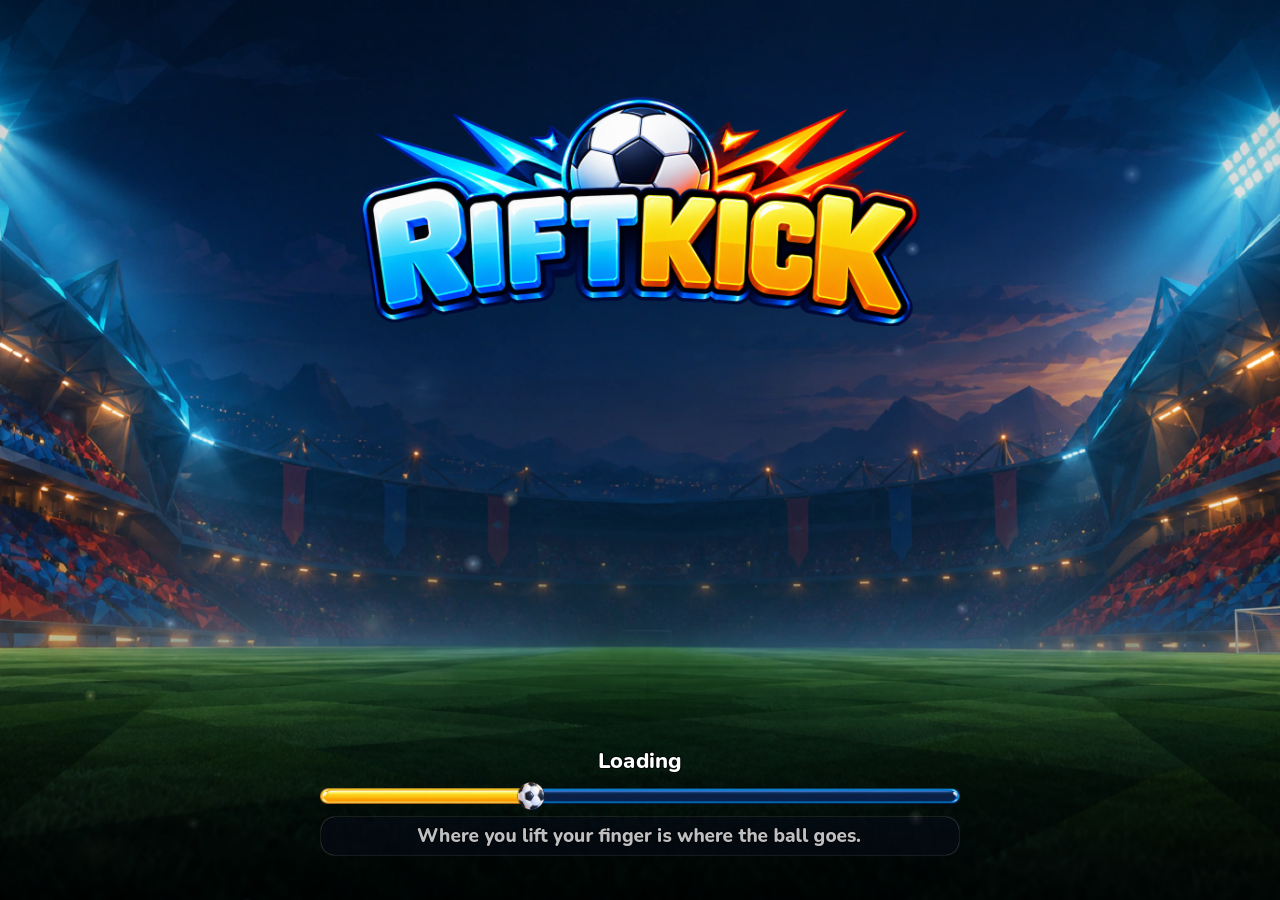
<file: play/index.html>
<!DOCTYPE html>
<html lang="en">
	<head>
		<meta charset="utf-8">
		<meta name="viewport" content="width=device-width, user-scalable=no, initial-scale=1.0">
		<title>RiftKick</title>
		<style>
html, body, #canvas {
	margin: 0;
	padding: 0;
	border: 0;
}

body {
	color: white;
	background-color: black;
	overflow: hidden;
	touch-action: none;
}

#canvas {
	display: block;
}

#canvas:focus {
	outline: none;
}

#status, #status-splash, #status-progress {
	position: absolute;
	left: 0;
	right: 0;
}

#status, #status-splash {
	top: 0;
	bottom: 0;
}

#status {
	background-color: #081b39;
	display: flex;
	flex-direction: column;
	justify-content: center;
	align-items: center;
	visibility: hidden;
}

#status-splash {
	max-height: 100%;
	max-width: 100%;
	margin: auto;
}

#status-splash.show-image--false {
	display: none;
}

#status-splash.fullsize--true {
	height: 100%;
	width: 100%;
	object-fit: contain;
}

#status-splash.use-filter--false {
	image-rendering: pixelated;
}

#status-progress, #status-notice {
	display: none;
}

#status-progress {
	bottom: 10%;
	width: 50%;
	margin: 0 auto;
}

#status-notice {
	background-color: #5b3943;
	border-radius: 0.5rem;
	border: 1px solid #9b3943;
	color: #e0e0e0;
	font-family: 'Noto Sans', 'Droid Sans', Arial, sans-serif;
	line-height: 1.3;
	margin: 0 2rem;
	overflow: hidden;
	padding: 1rem;
	text-align: center;
	z-index: 1;
}
		</style>
		<link id="-gd-engine-icon" rel="icon" type="image/png" href="index.icon.png" />
<link rel="apple-touch-icon" href="index.apple-touch-icon.png"/>

	</head>
	<body>
		<canvas id="canvas">
			Your browser does not support the canvas tag.
		</canvas>

		<noscript>
			Your browser does not support JavaScript.
		</noscript>

		<div id="status">
			<img id="status-splash" class="show-image--true fullsize--false use-filter--true" src="index.png" alt="">
			<progress id="status-progress"></progress>
			<div id="status-notice"></div>
		</div>

		<script src="index.js"></script>
		<script>
const GODOT_CONFIG = {"args":[],"canvasResizePolicy":2,"emscriptenPoolSize":8,"ensureCrossOriginIsolationHeaders":true,"executable":"index","experimentalVK":false,"fileSizes":{"index.pck":37786644,"index.wasm":39514754},"focusCanvas":true,"gdextensionLibs":[],"godotPoolSize":4};
const GODOT_THREADS_ENABLED = false;
const engine = new Engine(GODOT_CONFIG);

(function () {
	const statusOverlay = document.getElementById('status');
	const statusProgress = document.getElementById('status-progress');
	const statusNotice = document.getElementById('status-notice');

	let initializing = true;
	let statusMode = '';

	function setStatusMode(mode) {
		if (statusMode === mode || !initializing) {
			return;
		}
		if (mode === 'hidden') {
			statusOverlay.remove();
			initializing = false;
			return;
		}
		statusOverlay.style.visibility = 'visible';
		statusProgress.style.display = mode === 'progress' ? 'block' : 'none';
		statusNotice.style.display = mode === 'notice' ? 'block' : 'none';
		statusMode = mode;
	}

	function setStatusNotice(text) {
		while (statusNotice.lastChild) {
			statusNotice.removeChild(statusNotice.lastChild);
		}
		const lines = text.split('\n');
		lines.forEach((line) => {
			statusNotice.appendChild(document.createTextNode(line));
			statusNotice.appendChild(document.createElement('br'));
		});
	}

	function displayFailureNotice(err) {
		console.error(err);
		if (err instanceof Error) {
			setStatusNotice(err.message);
		} else if (typeof err === 'string') {
			setStatusNotice(err);
		} else {
			setStatusNotice('An unknown error occurred.');
		}
		setStatusMode('notice');
		initializing = false;
	}

	const missing = Engine.getMissingFeatures({
		threads: GODOT_THREADS_ENABLED,
	});

	if (missing.length !== 0) {
		if (GODOT_CONFIG['serviceWorker'] && GODOT_CONFIG['ensureCrossOriginIsolationHeaders'] && 'serviceWorker' in navigator) {
			let serviceWorkerRegistrationPromise;
			try {
				serviceWorkerRegistrationPromise = navigator.serviceWorker.getRegistration();
			} catch (err) {
				serviceWorkerRegistrationPromise = Promise.reject(new Error('Service worker registration failed.'));
			}
			// There's a chance that installing the service worker would fix the issue
			Promise.race([
				serviceWorkerRegistrationPromise.then((registration) => {
					if (registration != null) {
						return Promise.reject(new Error('Service worker already exists.'));
					}
					return registration;
				}).then(() => engine.installServiceWorker()),
				// For some reason, `getRegistration()` can stall
				new Promise((resolve) => {
					setTimeout(() => resolve(), 2000);
				}),
			]).then(() => {
				// Reload if there was no error.
				window.location.reload();
			}).catch((err) => {
				console.error('Error while registering service worker:', err);
			});
		} else {
			// Display the message as usual
			const missingMsg = 'Error\nThe following features required to run Godot projects on the Web are missing:\n';
			displayFailureNotice(missingMsg + missing.join('\n'));
		}
	} else {
		setStatusMode('progress');
		engine.startGame({
			'onProgress': function (current, total) {
				if (current > 0 && total > 0) {
					statusProgress.value = current;
					statusProgress.max = total;
				} else {
					statusProgress.removeAttribute('value');
					statusProgress.removeAttribute('max');
				}
			},
		}).then(() => {
			setStatusMode('hidden');
		}, displayFailureNotice);
	}
}());
		</script>
	</body>
</html>
</file>
